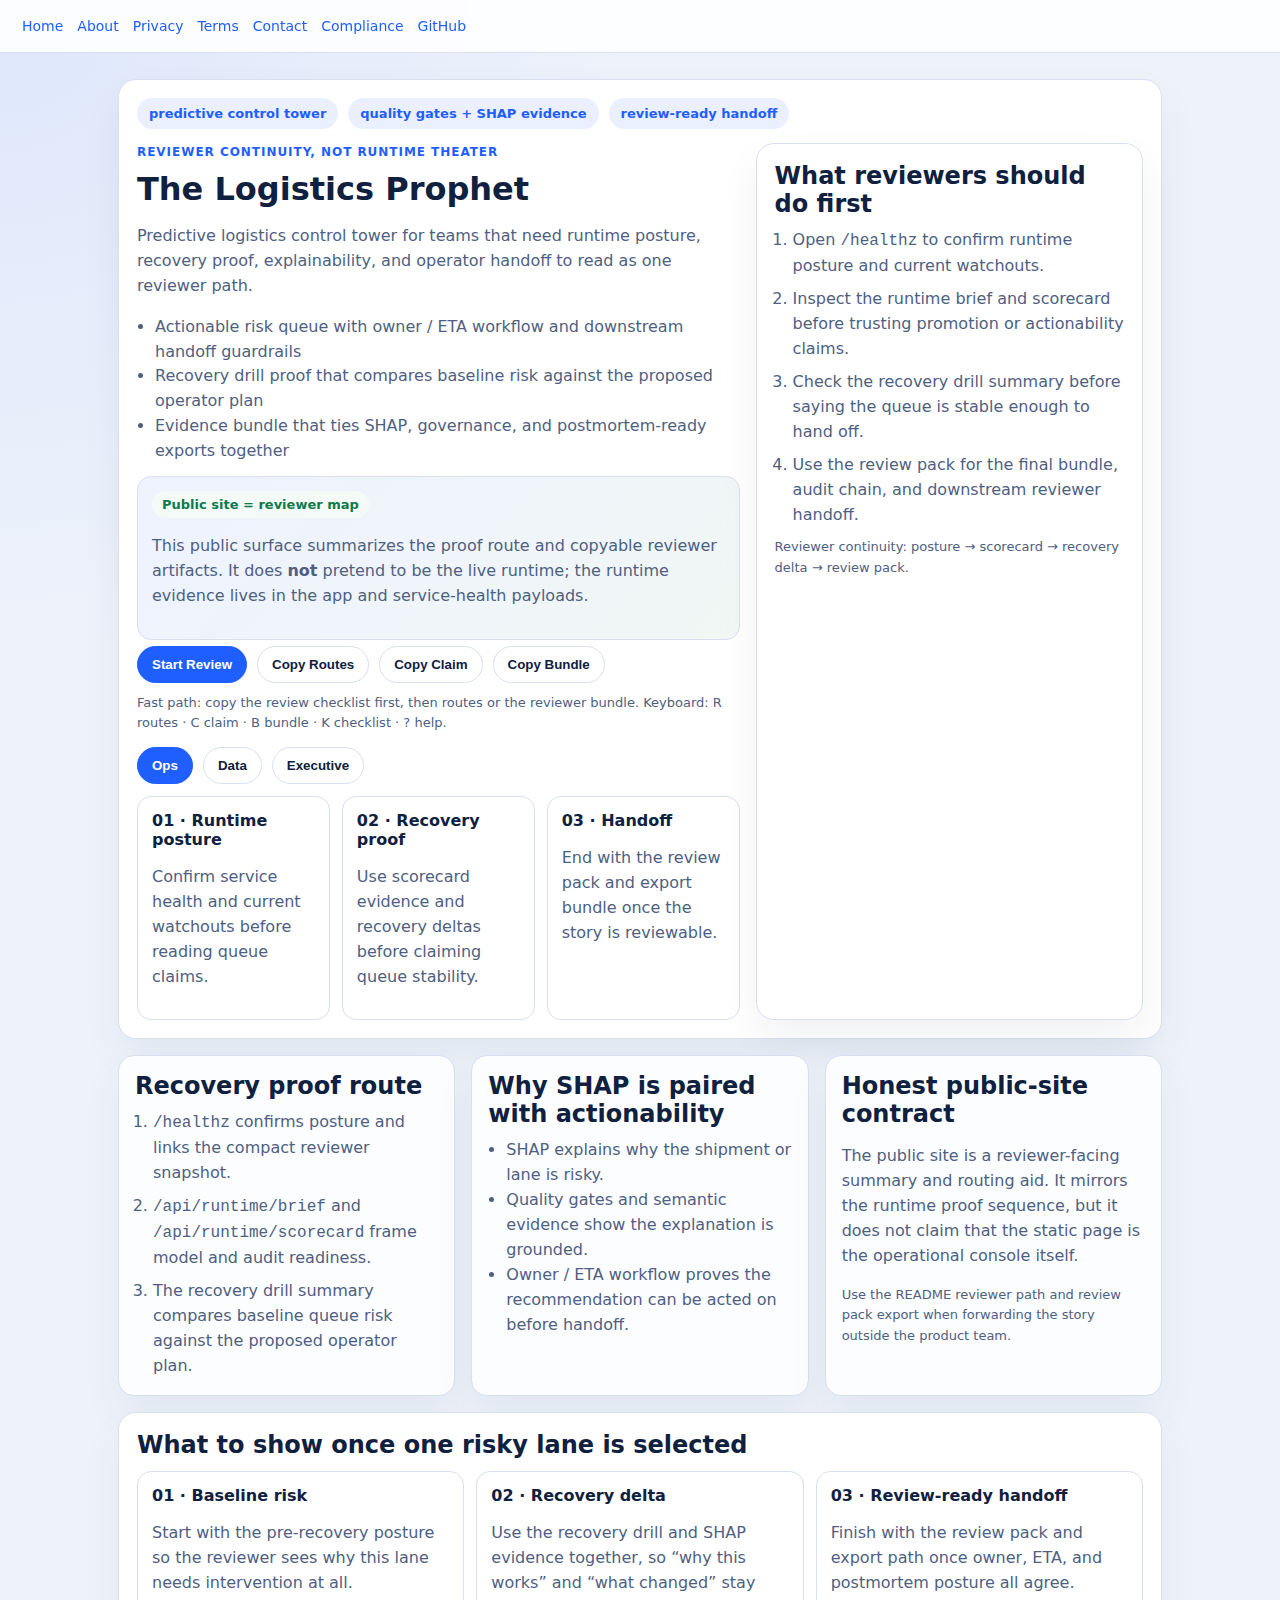
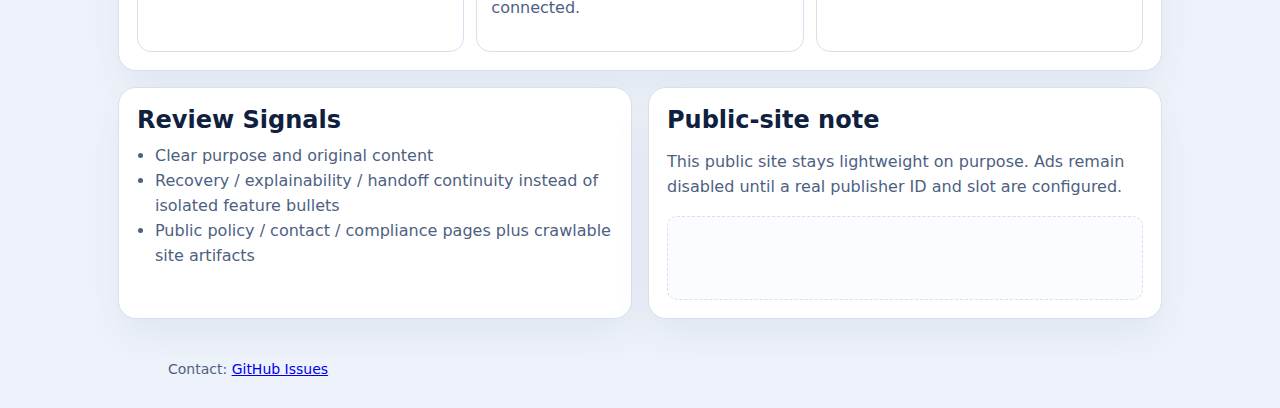
<file: site/index.html>
<!doctype html>
<html lang="en">
<head>
  <meta charset="utf-8" />
  <meta name="viewport" content="width=device-width, initial-scale=1" />

  <meta property="og:type" content="website">
  <meta property="og:title" content="The Logistics Prophet | Predictive Control Tower">
  <meta property="og:description" content="Predictive logistics control tower with reviewer continuity for runtime posture, recovery proof, SHAP evidence, and handoff governance.">
  <meta property="og:image" content="/preview-card.svg">
  <meta property="og:image:alt" content="The Logistics Prophet review card for predictive control-tower proof surfaces">
  <meta name="twitter:card" content="summary_large_image">
  <meta name="twitter:title" content="The Logistics Prophet | Predictive Control Tower">
  <meta name="twitter:description" content="Predictive logistics control tower with reviewer continuity for runtime posture, recovery proof, SHAP evidence, and handoff governance.">
  <meta name="twitter:image" content="/preview-card.svg">
  <meta name="google-adsense-account" content="" />
  <title>The Logistics Prophet | Predictive Control Tower</title>
  <meta name="description" content="Predictive logistics control tower with a reviewer-facing path for recovery proof, SHAP evidence, actionability checks, and handoff governance." />
  <style>
    :root { --bg:#eef3fb; --card:#fff; --line:#d8dfef; --ink:#10203f; --muted:#4e5f82; --accent:#1f5fff; --soft:#eaf0ff; --success:#0e7a4b; }
    * { box-sizing:border-box; }
    body { margin:0; font-family: ui-sans-serif,system-ui,-apple-system,Segoe UI,Roboto,sans-serif; background:radial-gradient(circle at top left, rgba(31,95,255,0.08), transparent 28%), var(--bg); color:var(--ink); }
    header { padding:18px 22px; border-bottom:1px solid var(--line); background:rgba(255,255,255,0.88); backdrop-filter: blur(10px); position:sticky; top:0; z-index:10; }
    nav { display:flex; gap:14px; flex-wrap:wrap; font-size:14px; align-items:center; }
    nav a { color:var(--accent); text-decoration:none; }
    main { max-width:1080px; margin:0 auto; padding:26px 18px 42px; display:grid; gap:16px; }
    .card { background:var(--card); border:1px solid var(--line); border-radius:18px; padding:18px; box-shadow:0 18px 40px rgba(16,32,63,0.06); }
    h1,h2,h3 { margin:0 0 10px; }
    p,li { line-height:1.56; color:var(--muted); }
    code { font-family: ui-monospace,SFMono-Regular,Menlo,monospace; }
    .hero { display:grid; gap:14px; }
    .hero-top { display:flex; flex-wrap:wrap; gap:10px; align-items:center; }
    .pill { display:inline-flex; align-items:center; padding:8px 12px; border-radius:999px; background:var(--soft); color:var(--accent); font-size:13px; font-weight:700; }
    .hero-grid { display:grid; grid-template-columns:1.4fr .9fr; gap:16px; }
    .eyebrow { margin:0 0 8px; font-size:12px; letter-spacing:0.08em; text-transform:uppercase; color:var(--accent); font-weight:700; }
    .hero-proof-note { margin-top:12px; padding:14px; border-radius:14px; border:1px solid var(--line); background:linear-gradient(135deg, rgba(31,95,255,0.08), rgba(14,122,75,0.06)); }
    .lens-tabs { display:flex; flex-wrap:wrap; gap:10px; margin-top:6px; }
    .lens-tab { border:1px solid var(--line); border-radius:999px; background:#fff; color:var(--ink); padding:10px 14px; cursor:pointer; font-weight:600; }
    .lens-tab.active { background:var(--accent); color:#fff; border-color:var(--accent); }
    .lens-grid { display:grid; grid-template-columns:repeat(3, minmax(0,1fr)); gap:12px; margin-top:12px; }
    .lens-card { border:1px solid var(--line); border-radius:14px; padding:14px; background:#fff; }
    .lens-card strong { display:block; margin-bottom:8px; }
    .action-row { display:flex; gap:10px; flex-wrap:wrap; margin-top:6px; }
    .cta { border:1px solid var(--line); border-radius:999px; background:#fff; color:var(--ink); padding:10px 14px; cursor:pointer; font-weight:600; }
    .cta-primary { background:var(--accent); color:#fff; border-color:var(--accent); }
    .mini-list { margin:0; padding-left:18px; }
    .split { display:grid; grid-template-columns:1fr 1fr; gap:16px; }
    .proof-grid { display:grid; grid-template-columns:repeat(3, minmax(0,1fr)); gap:16px; }
    .proof-card { border:1px solid var(--line); border-radius:16px; padding:16px; background:#fcfdff; }
    .step-list { margin:0; padding-left:18px; }
    .step-list li + li { margin-top:8px; }
    .route-note { margin-top:10px; font-size:13px; color:var(--muted); }
    .signal { display:inline-flex; align-items:center; gap:8px; padding:6px 10px; border-radius:999px; background:#f4fbf7; color:var(--success); font-weight:700; font-size:13px; }
    .ad { min-height:84px; border:1px dashed var(--line); border-radius:10px; padding:8px; background:#fbfcff; }
    footer { max-width:980px; margin:0 auto; padding:0 18px 34px; color:var(--muted); font-size:14px; }
    @media (max-width:840px) { .hero-grid, .split, .lens-grid, .proof-grid { grid-template-columns:1fr; } }
  </style>
<meta name="clarity-project-id" content="" />
<meta name="gtm-container-id" content="" />
<meta name="analytics-require-consent" content="false" />
</head>
<body>
  <header>
    <nav>
      <a href="./index.html">Home</a>
      <a href="./about.html">About</a>
      <a href="./privacy.html">Privacy</a>
      <a href="./terms.html">Terms</a>
      <a href="./contact.html">Contact</a>
      <a href="./compliance.html">Compliance</a>
      <a href="https://github.com/KIM3310/the-logistics-prophet">GitHub</a>
    </nav>
  </header>
  <main>
    <section class="card hero">
      <div class="hero-top">
        <span class="pill">predictive control tower</span>
        <span class="pill">quality gates + SHAP evidence</span>
        <span class="pill">review-ready handoff</span>
      </div>
      <div class="hero-grid">
        <div>
          <p class="eyebrow">Reviewer continuity, not runtime theater</p>
          <h1>The Logistics Prophet</h1>
          <p>
            Predictive logistics control tower for teams that need runtime posture, recovery proof,
            explainability, and operator handoff to read as one reviewer path.
          </p>
          <ul class="mini-list">
            <li>Actionable risk queue with owner / ETA workflow and downstream handoff guardrails</li>
            <li>Recovery drill proof that compares baseline risk against the proposed operator plan</li>
            <li>Evidence bundle that ties SHAP, governance, and postmortem-ready exports together</li>
          </ul>
          <div class="hero-proof-note">
            <span class="signal">Public site = reviewer map</span>
            <p>
              This public surface summarizes the proof route and copyable reviewer artifacts. It does
              <strong>not</strong> pretend to be the live runtime; the runtime evidence lives in the app and service-health payloads.
            </p>
          </div>
          <div class="action-row">
            <button id="copyReviewChecklistBtn" class="cta cta-primary" type="button">Start Review</button>
            <button id="copyReviewRoutesBtn" class="cta" type="button">Copy Routes</button>
            <button id="copyRuntimeClaimBtn" class="cta" type="button">Copy Claim</button>
            <button id="copyReviewerBundleBtn" class="cta" type="button">Copy Bundle</button>
          </div>
          <p id="reviewActionsStatus" style="margin-top:10px; font-size:13px; color:var(--muted);">Fast path: copy the review checklist first, then routes or the reviewer bundle. Keyboard: R routes · C claim · B bundle · K checklist · ? help.</p>
          <div class="lens-tabs" role="tablist" aria-label="logistics lens">
            <button id="lensOpsBtn" class="lens-tab active" type="button">Ops</button>
            <button id="lensDataBtn" class="lens-tab" type="button">Data</button>
            <button id="lensExecutiveBtn" class="lens-tab" type="button">Executive</button>
          </div>
          <div id="lensGrid" class="lens-grid">
            <article class="lens-card"><strong>01 · Runtime posture</strong><p>Confirm service health and current watchouts before reading queue claims.</p></article>
            <article class="lens-card"><strong>02 · Evidence</strong><p>Use quality gates, recovery deltas, and SHAP before claiming actionability.</p></article>
            <article class="lens-card"><strong>03 · Handoff</strong><p>End with the review pack and export bundle once the story is reviewable.</p></article>
          </div>
        </div>
        <aside class="card" style="margin:0;">
          <h2>What reviewers should do first</h2>
          <ol class="step-list">
            <li>Open <code>/healthz</code> to confirm runtime posture and current watchouts.</li>
            <li>Inspect the runtime brief and scorecard before trusting promotion or actionability claims.</li>
            <li>Check the recovery drill summary before saying the queue is stable enough to hand off.</li>
            <li>Use the review pack for the final bundle, audit chain, and downstream reviewer handoff.</li>
          </ol>
          <p class="route-note">Reviewer continuity: posture → scorecard → recovery delta → review pack.</p>
        </aside>
      </div>
    </section>

    <section class="proof-grid" aria-label="proof route overview">
      <section class="card proof-card">
        <h2>Recovery proof route</h2>
        <ol class="step-list">
          <li><code>/healthz</code> confirms posture and links the compact reviewer snapshot.</li>
          <li><code>/api/runtime/brief</code> and <code>/api/runtime/scorecard</code> frame model and audit readiness.</li>
          <li>The recovery drill summary compares baseline queue risk against the proposed operator plan.</li>
        </ol>
      </section>
      <section class="card proof-card">
        <h2>Why SHAP is paired with actionability</h2>
        <ul class="mini-list">
          <li>SHAP explains why the shipment or lane is risky.</li>
          <li>Quality gates and semantic evidence show the explanation is grounded.</li>
          <li>Owner / ETA workflow proves the recommendation can be acted on before handoff.</li>
        </ul>
      </section>
      <section class="card proof-card">
        <h2>Honest public-site contract</h2>
        <p>
          The public site is a reviewer-facing summary and routing aid. It mirrors the runtime proof sequence,
          but it does not claim that the static page is the operational console itself.
        </p>
        <p class="route-note">Use the README reviewer path and review pack export when forwarding the story outside the product team.</p>
      </section>
    </section>

    <section class="card">
      <h2>What to show once one risky lane is selected</h2>
      <div class="lens-grid" style="margin-top: 12px;">
        <article class="lens-card">
          <strong>01 · Baseline risk</strong>
          <p>Start with the pre-recovery posture so the reviewer sees why this lane needs intervention at all.</p>
        </article>
        <article class="lens-card">
          <strong>02 · Recovery delta</strong>
          <p>Use the recovery drill and SHAP evidence together, so “why this works” and “what changed” stay connected.</p>
        </article>
        <article class="lens-card">
          <strong>03 · Review-ready handoff</strong>
          <p>Finish with the review pack and export path once owner, ETA, and postmortem posture all agree.</p>
        </article>
      </div>
    </section>

    <section class="split">
      <section class="card">
        <h2>Review Signals</h2>
        <ul class="mini-list">
          <li>Clear purpose and original content</li>
          <li>Recovery / explainability / handoff continuity instead of isolated feature bullets</li>
          <li>Public policy / contact / compliance pages plus crawlable site artifacts</li>
        </ul>
      </section>
      <section class="card">
        <h2>Public-site note</h2>
        <p>This public site stays lightweight on purpose. Ads remain disabled until a real publisher ID and slot are configured.</p>
        <div class="ad">
          <ins class="adsbygoogle" style="display:block" data-ad-client="" data-ad-slot="" data-ad-format="auto" data-full-width-responsive="true"></ins>
        </div>
      </section>
    </section>
  </main>
  <footer>
    Contact: <a href="https://github.com/KIM3310/the-logistics-prophet/issues">GitHub Issues</a>
  </footer>
  <script>
    function validAdSenseClient(value) {
      return /^ca-pub-\d{16}$/.test(value || "") && value !== "ca-pub-0000000000000000";
    }
    function validAdSenseSlot(value) {
      return /^\d{8,20}$/.test(value || "") && value !== "1234567890";
    }
    (function initializeAdsense() {
      const adNode = document.querySelector(".adsbygoogle");
      if (!adNode) return;
      const client = String(adNode.getAttribute("data-ad-client") || "").trim();
      const slot = String(adNode.getAttribute("data-ad-slot") || "").trim();
      if (!validAdSenseClient(client) || !validAdSenseSlot(slot)) return;
      const script = document.createElement("script");
      script.async = true;
      script.src = `https://pagead2.googlesyndication.com/pagead/js/adsbygoogle.js?client=${encodeURIComponent(client)}`;
      script.crossOrigin = "anonymous";
      script.onload = function () {
        try { (window.adsbygoogle = window.adsbygoogle || []).push({}); } catch (_err) {}
      };
      document.head.appendChild(script);
    })();

    async function copyTextValue(text) {
      if (!text) return false;
      try {
        if (navigator.clipboard?.writeText) {
          await navigator.clipboard.writeText(text);
          return true;
        }
      } catch (_err) {
        // Fallback below.
      }

      try {
        const helper = document.createElement("textarea");
        helper.value = text;
        helper.style.position = "fixed";
        helper.style.opacity = "0";
        document.body.appendChild(helper);
        helper.focus();
        helper.select();
        const ok = document.execCommand("copy");
        document.body.removeChild(helper);
        return Boolean(ok);
      } catch (_err) {
        return false;
      }
    }

    const reviewActionsStatus = document.getElementById("reviewActionsStatus");
    const lensGrid = document.getElementById("lensGrid");
    const lensOpsBtn = document.getElementById("lensOpsBtn");
    const lensDataBtn = document.getElementById("lensDataBtn");
    const lensExecutiveBtn = document.getElementById("lensExecutiveBtn");
    let currentLens = "ops";
    const lensConfig = {
      ops: [
        ["01 · Runtime posture", "Confirm service health and current watchouts before reading queue claims."],
        ["02 · Recovery proof", "Use scorecard evidence and recovery deltas before claiming queue stability."],
        ["03 · Handoff", "End with the review pack and export bundle once the story is reviewable."],
      ],
      data: [
        ["01 · Quality gate", "Use data quality before any model competition or escalation claim."],
        ["02 · Explainability", "Keep SHAP and semantic evidence visible together so the why stays reviewable."],
        ["03 · Audit trail", "Use the reviewer bundle once the recovery and actionability chain reads cleanly."],
      ],
      executive: [
        ["01 · Risk queue", "Lead with owner/ETA, top lanes, and queue stability instead of raw model internals."],
        ["02 · Recovery story", "Show the before/after recovery delta before asking for downstream trust."],
        ["03 · Bundle", "Copy the reviewer bundle once the summary is concise enough to forward."],
      ],
    };

    function renderLensGrid() {
      const cards = lensConfig[currentLens];
      if (!cards || !lensGrid) return;
      lensGrid.innerHTML = cards.map(([title, body]) => `<article class="lens-card"><strong>${title}</strong><p>${body}</p></article>`).join("");
      [lensOpsBtn, lensDataBtn, lensExecutiveBtn].forEach((btn) => btn?.classList.remove("active"));
      if (currentLens === "ops") lensOpsBtn?.classList.add("active");
      if (currentLens === "data") lensDataBtn?.classList.add("active");
      if (currentLens === "executive") lensExecutiveBtn?.classList.add("active");
    }
    const reviewRoutes = [
      "/healthz",
      "/api/runtime/brief",
      "/api/runtime/scorecard",
      "/api/review-pack",
    ];

    async function copyReviewRoutes() {
      const text = [
        "The Logistics Prophet review routes",
        ...reviewRoutes.map((route) => `- ${route}`),
        "- recovery drill summary (from service health / review pack)",
      ].join("\n");
      const ok = await copyTextValue(text);
      if (reviewActionsStatus) {
        reviewActionsStatus.textContent = ok ? "Review routes copied." : "Failed to copy review routes.";
      }
    }

    async function copyRuntimeClaim() {
      const text = [
        "The Logistics Prophet runtime claim",
        "Headline: Predictive logistics control tower with runtime posture, recovery proof, SHAP evidence, and operational governance.",
        "Public-site boundary: this static page mirrors the reviewer path; it is not the live runtime UI.",
        "Proof surfaces:",
        ...reviewRoutes.map((route) => `- ${route}`),
        "- recovery drill summary in service health / review pack",
        "- README reviewer path",
        "- Evidence pack export for review and postmortem",
      ].join("\n");
      const ok = await copyTextValue(text);
      if (reviewActionsStatus) {
        reviewActionsStatus.textContent = ok ? "Runtime claim copied." : "Failed to copy runtime claim.";
      }
    }

    async function copyReviewChecklist() {
      const text = [
        "The Logistics Prophet review checklist",
        "- Open /healthz first to confirm runtime posture.",
        "- Inspect /api/runtime/brief for trust boundary and watchouts.",
        "- Inspect /api/runtime/scorecard for evidence quality before promotion claims.",
        "- Check the recovery drill summary before claiming the queue is stable enough to hand off.",
        "- Use /api/review-pack and the README reviewer path for the final handoff.",
      ].join("\n");
      const ok = await copyTextValue(text);
      if (reviewActionsStatus) {
        reviewActionsStatus.textContent = ok ? "Review checklist copied." : "Failed to copy review checklist.";
      }
    }

    async function copyReviewerBundle() {
      const text = [
        "The Logistics Prophet reviewer bundle",
        "Quick routes:",
        ...reviewRoutes.map((route) => `- ${route}`),
        "Proof surfaces:",
        "- recovery drill summary for baseline vs proposed operator plan",
        "- SHAP + semantic evidence for why the queue is risky",
        "- owner / ETA workflow for actionability before handoff",
        "- README reviewer path",
        "- Evidence pack export for review and postmortem",
      ].join("\n");
      const ok = await copyTextValue(text);
      if (reviewActionsStatus) {
        reviewActionsStatus.textContent = ok ? "Reviewer bundle copied." : "Failed to copy reviewer bundle.";
      }
    }

    document.getElementById("copyReviewRoutesBtn")?.addEventListener("click", copyReviewRoutes);
    document.getElementById("copyRuntimeClaimBtn")?.addEventListener("click", copyRuntimeClaim);
    document.getElementById("copyReviewerBundleBtn")?.addEventListener("click", copyReviewerBundle);
    document.getElementById("copyReviewChecklistBtn")?.addEventListener("click", copyReviewChecklist);
    lensOpsBtn?.addEventListener("click", () => { currentLens = "ops"; renderLensGrid(); });
    lensDataBtn?.addEventListener("click", () => { currentLens = "data"; renderLensGrid(); });
    lensExecutiveBtn?.addEventListener("click", () => { currentLens = "executive"; renderLensGrid(); });
    renderLensGrid();
    document.addEventListener("keydown", (event) => {
      const tag = String(event.target?.tagName || "").toLowerCase();
      if (tag === "input" || tag === "textarea" || tag === "select" || event.metaKey || event.ctrlKey || event.altKey) {
        return;
      }
      const key = event.key.toLowerCase();
      if (key === "?") {
        if (reviewActionsStatus) {
          reviewActionsStatus.textContent = "Keyboard: R routes · C runtime claim · B reviewer bundle · K review checklist · ? help.";
        }
        return;
      }
      if (key === "r") {
        event.preventDefault();
        void copyReviewRoutes();
      }
      if (key === "c") {
        event.preventDefault();
        void copyRuntimeClaim();
      }
      if (key === "b") {
        event.preventDefault();
        void copyReviewerBundle();
      }
      if (key === "k") {
        event.preventDefault();
        void copyReviewChecklist();
      }
    });
  </script>

<script defer src="./analytics.js"></script>
</body>
</html>
</file>
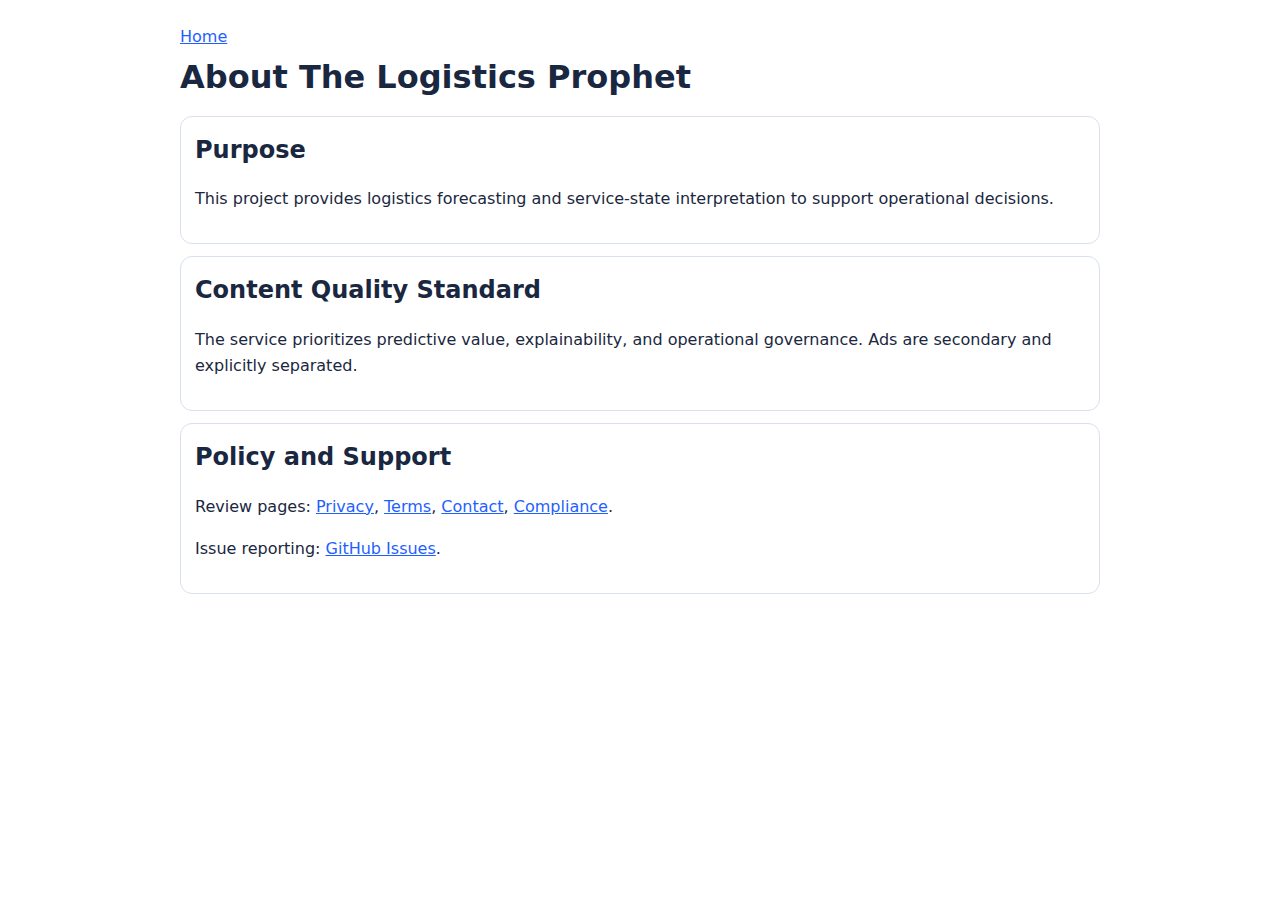
<file: site/about.html>
<!doctype html>
<html lang="en">
<head>
  <meta charset="utf-8" />
  <meta name="viewport" content="width=device-width, initial-scale=1" />
  <title>About | The Logistics Prophet</title>
  <meta name="description" content="About The Logistics Prophet and its operations-first content standards." />
  <style>
    body { font-family: ui-sans-serif, system-ui; max-width: 920px; margin: auto; padding: 24px; line-height: 1.66; color: #1a2740; }
    a { color: #1f5fff; }
    .card { border: 1px solid #d8dfef; border-radius: 12px; padding: 14px; margin: 12px 0; background: #fff; }
    h1, h2 { margin: 0 0 10px; }
  </style>
  <meta name="clarity-project-id" content="CLARITY_PROJECT_ID" />
  <meta name="gtm-container-id" content="GTM-MHK4C4D7" />
  <meta name="analytics-require-consent" content="false" />
</head>
<body>
  <a href="./index.html">Home</a>
  <h1>About The Logistics Prophet</h1>
  <div class="card">
    <h2>Purpose</h2>
    <p>This project provides logistics forecasting and service-state interpretation to support operational decisions.</p>
  </div>
  <div class="card">
    <h2>Content Quality Standard</h2>
    <p>The service prioritizes predictive value, explainability, and operational governance. Ads are secondary and explicitly separated.</p>
  </div>
  <div class="card">
    <h2>Policy and Support</h2>
    <p>Review pages: <a href="./privacy.html">Privacy</a>, <a href="./terms.html">Terms</a>, <a href="./contact.html">Contact</a>, <a href="./compliance.html">Compliance</a>.</p>
    <p>Issue reporting: <a href="https://github.com/KIM3310/the-logistics-prophet/issues">GitHub Issues</a>.</p>
  </div>
  <script defer src="./analytics.js"></script>
</body>
</html>
</file>
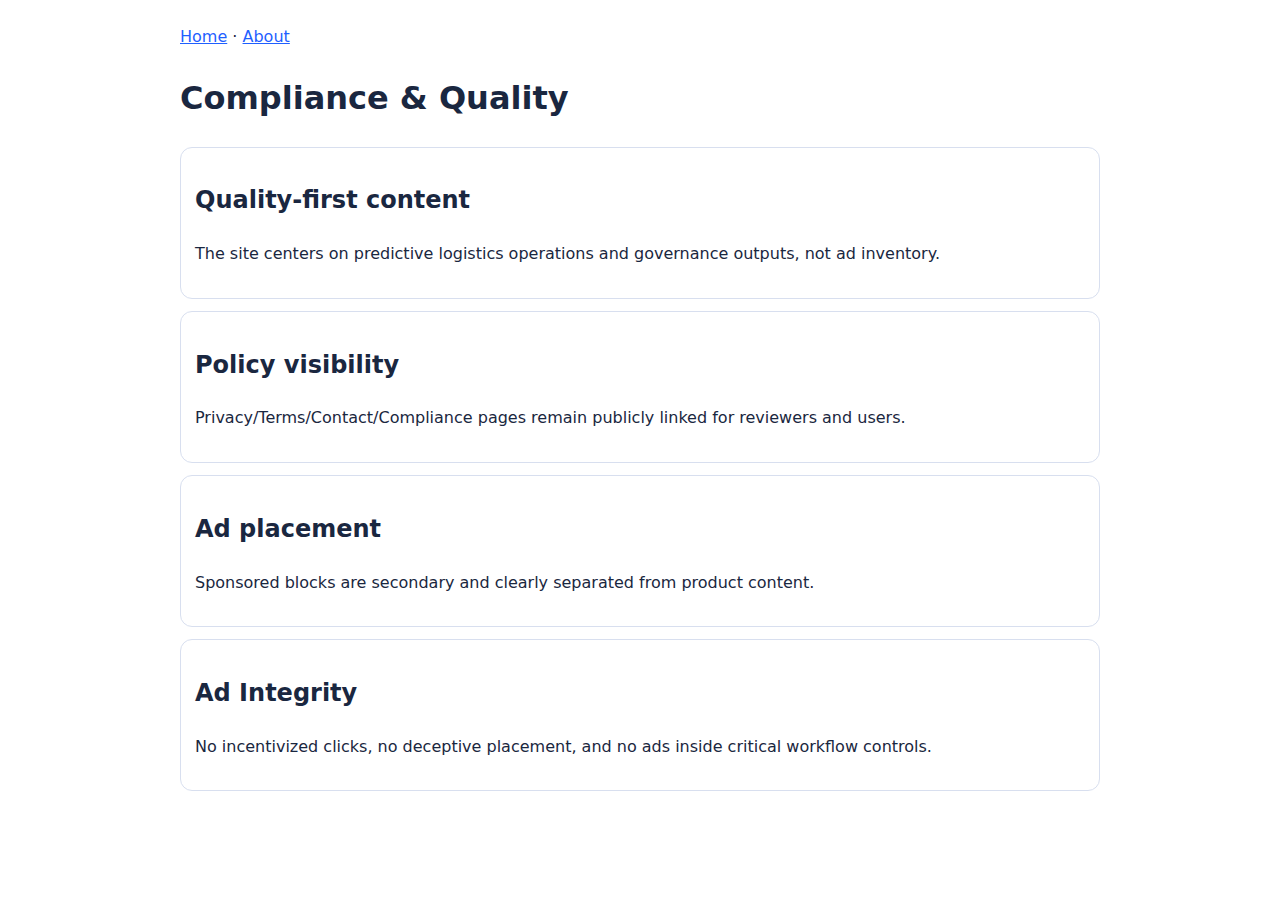
<file: site/compliance.html>
<!doctype html><html lang="en"><head><meta charset="utf-8"/><meta name="viewport" content="width=device-width, initial-scale=1"/><title>Compliance | The Logistics Prophet</title><style>body{font-family:ui-sans-serif,system-ui;max-width:920px;margin:auto;padding:24px;line-height:1.66;color:#1a2740}a{color:#1f5fff}.card{border:1px solid #d8dfef;border-radius:12px;padding:14px;margin:12px 0;background:#fff}</style>
<meta name="clarity-project-id" content="CLARITY_PROJECT_ID" />
<meta name="gtm-container-id" content="GTM-MHK4C4D7" />
<meta name="analytics-require-consent" content="false" />
</head><body><a href="./index.html">Home</a> · <a href="./about.html">About</a><h1>Compliance & Quality</h1><div class="card"><h2>Quality-first content</h2><p>The site centers on predictive logistics operations and governance outputs, not ad inventory.</p></div><div class="card"><h2>Policy visibility</h2><p>Privacy/Terms/Contact/Compliance pages remain publicly linked for reviewers and users.</p></div><div class="card"><h2>Ad placement</h2><p>Sponsored blocks are secondary and clearly separated from product content.</p></div>
<div class="card"><h2>Ad Integrity</h2><p>No incentivized clicks, no deceptive placement, and no ads inside critical workflow controls.</p></div>
<script defer src="./analytics.js"></script>
</body></html>
</file>
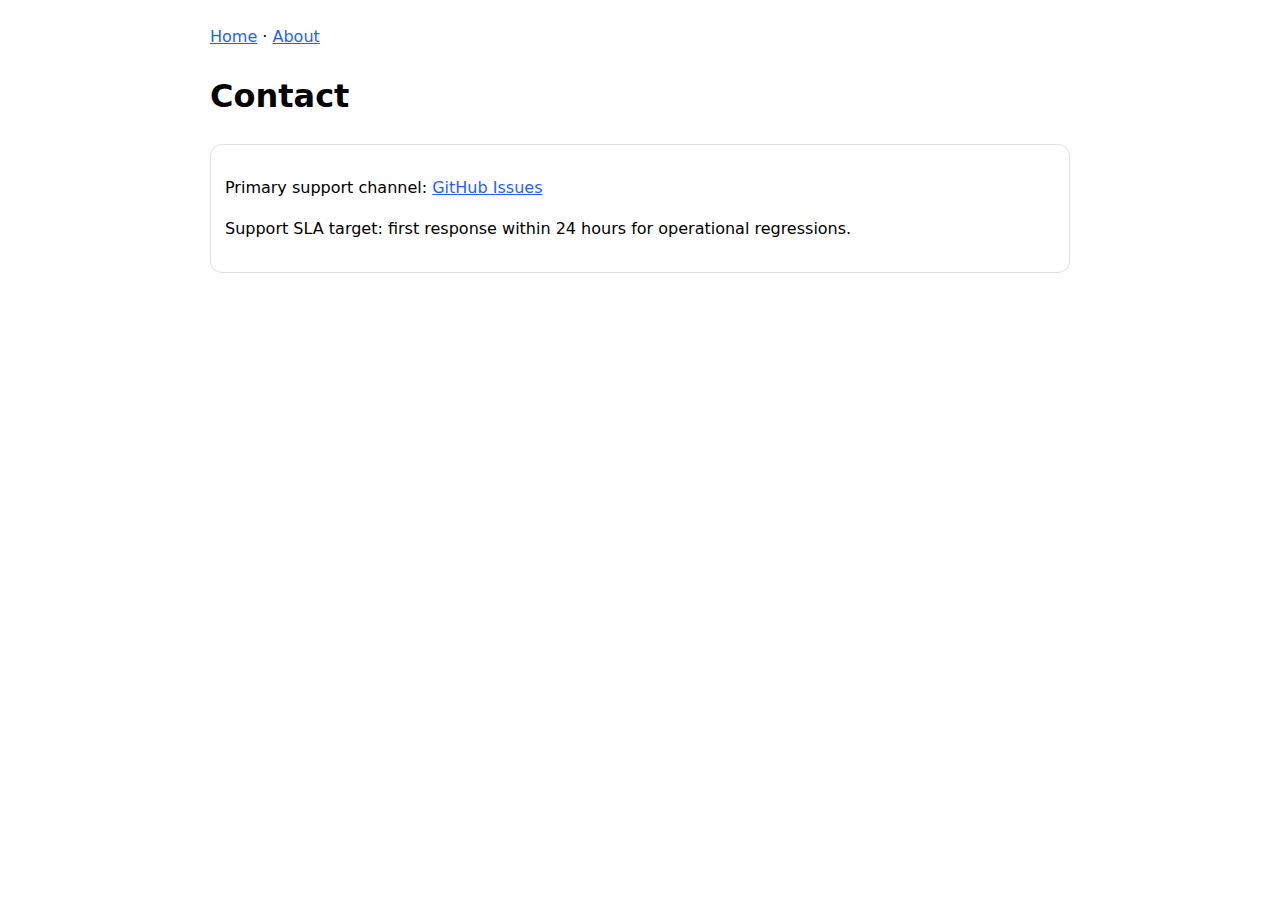
<file: site/contact.html>
<!doctype html>
<html lang="en">
<head>
  <meta charset="utf-8" />
  <meta name="viewport" content="width=device-width, initial-scale=1" />
  <title>Contact | The Logistics Prophet</title>
  <style>body{font-family:ui-sans-serif,system-ui;padding:24px;max-width:860px;margin:auto;line-height:1.6}a{color:#1f5fff}.card{border:1px solid #d8dfef;border-radius:12px;padding:14px;margin:12px 0;background:#fff}</style>
  <meta name="clarity-project-id" content="" />
  <meta name="gtm-container-id" content="" />
  <meta name="analytics-require-consent" content="false" />
</head>
<body>
  <a href="./index.html">Home</a> · <a href="./about.html">About</a>
  <h1>Contact</h1>
  <div class="card">
    <p>Primary support channel: <a href="https://github.com/KIM3310/the-logistics-prophet/issues">GitHub Issues</a></p>
    <p>Support SLA target: first response within 24 hours for operational regressions.</p>
  </div>
  <script defer src="./analytics.js"></script>
</body>
</html>
</file>
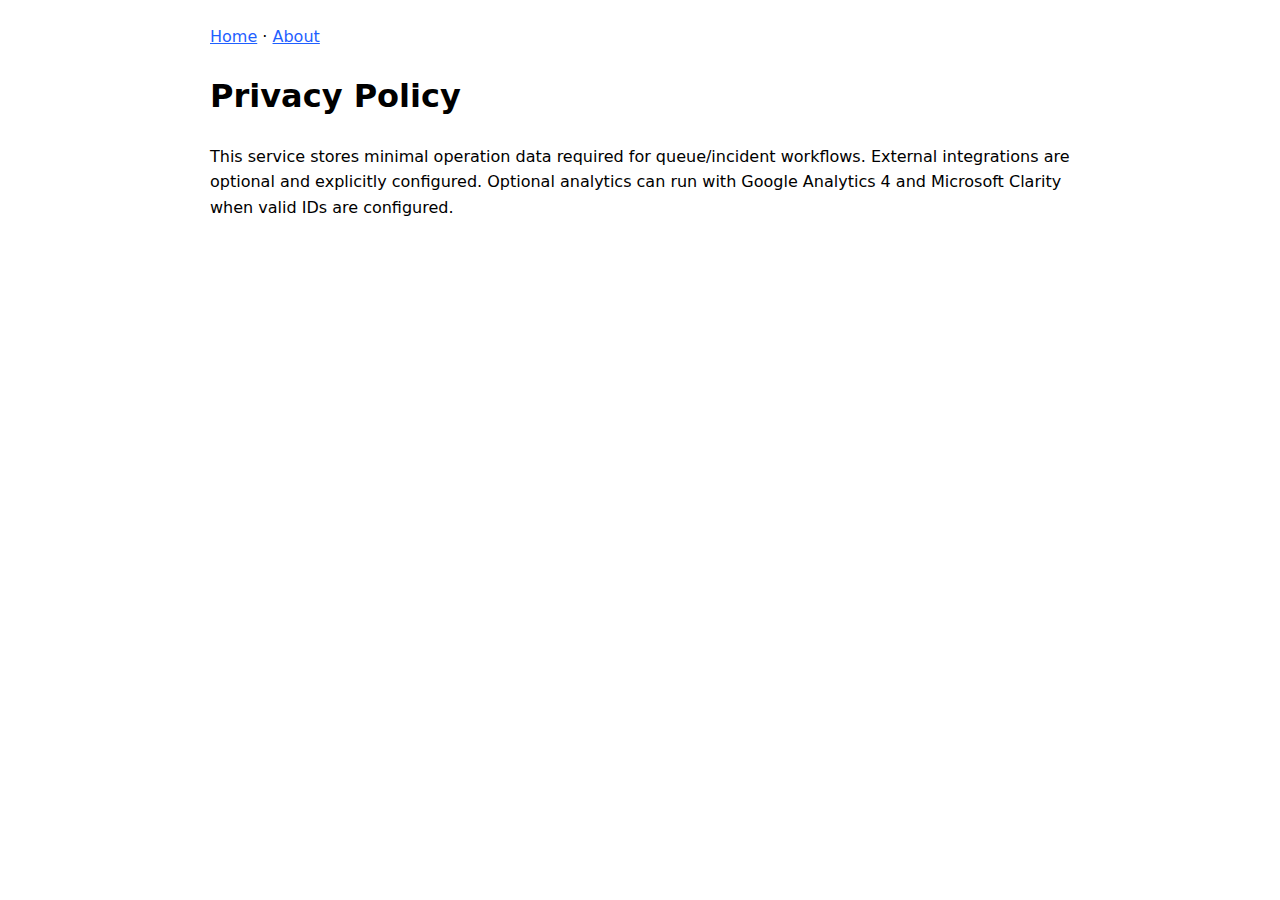
<file: site/privacy.html>
<!doctype html><html lang="en"><head><meta charset="utf-8"/><meta name="viewport" content="width=device-width, initial-scale=1"/><title>Privacy | The Logistics Prophet</title><style>body{font-family:ui-sans-serif,system-ui;padding:24px;max-width:860px;margin:auto;line-height:1.6}a{color:#1f5fff}</style>
<meta name="clarity-project-id" content="CLARITY_PROJECT_ID" />
<meta name="gtm-container-id" content="GTM-MHK4C4D7" />
<meta name="analytics-require-consent" content="false" />
</head><body><a href="./index.html">Home</a> · <a href="./about.html">About</a><h1>Privacy Policy</h1><p>This service stores minimal operation data required for queue/incident workflows. External integrations are optional and explicitly configured. Optional analytics can run with Google Analytics 4 and Microsoft Clarity when valid IDs are configured.</p>
<script defer src="./analytics.js"></script>
</body></html>
</file>
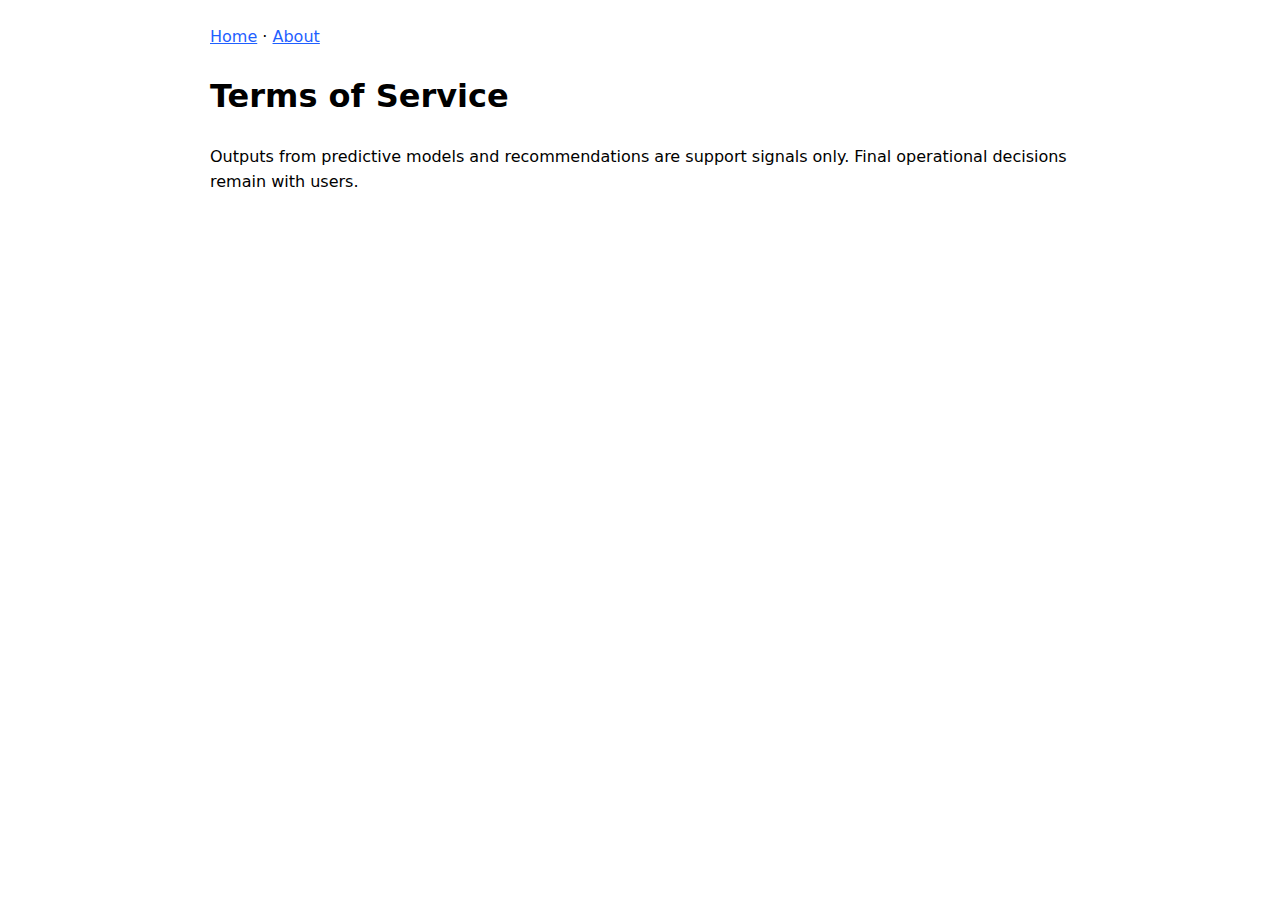
<file: site/terms.html>
<!doctype html><html lang="en"><head><meta charset="utf-8"/><meta name="viewport" content="width=device-width, initial-scale=1"/><title>Terms | The Logistics Prophet</title><style>body{font-family:ui-sans-serif,system-ui;padding:24px;max-width:860px;margin:auto;line-height:1.6}a{color:#1f5fff}</style>
<meta name="clarity-project-id" content="CLARITY_PROJECT_ID" />
<meta name="gtm-container-id" content="GTM-MHK4C4D7" />
<meta name="analytics-require-consent" content="false" />
</head><body><a href="./index.html">Home</a> · <a href="./about.html">About</a><h1>Terms of Service</h1><p>Outputs from predictive models and recommendations are support signals only. Final operational decisions remain with users.</p>
<script defer src="./analytics.js"></script>
</body></html>
</file>
